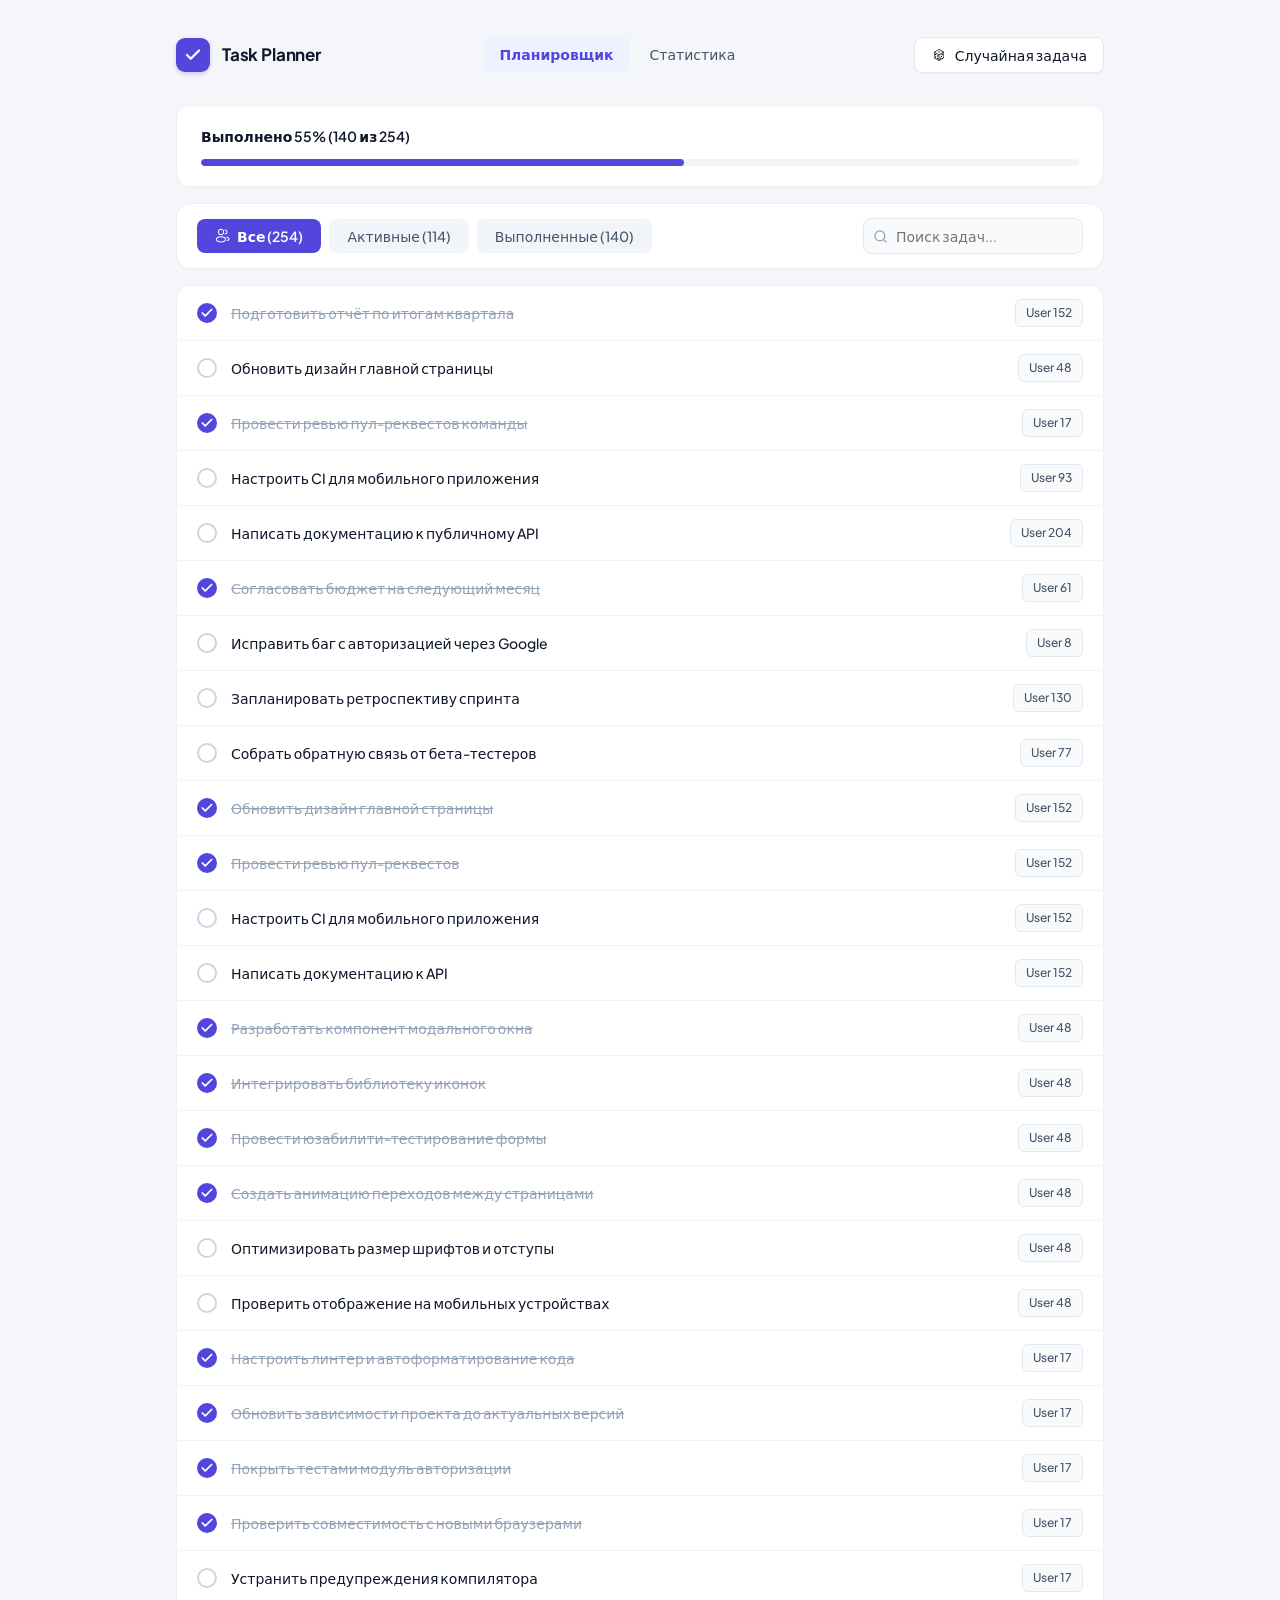
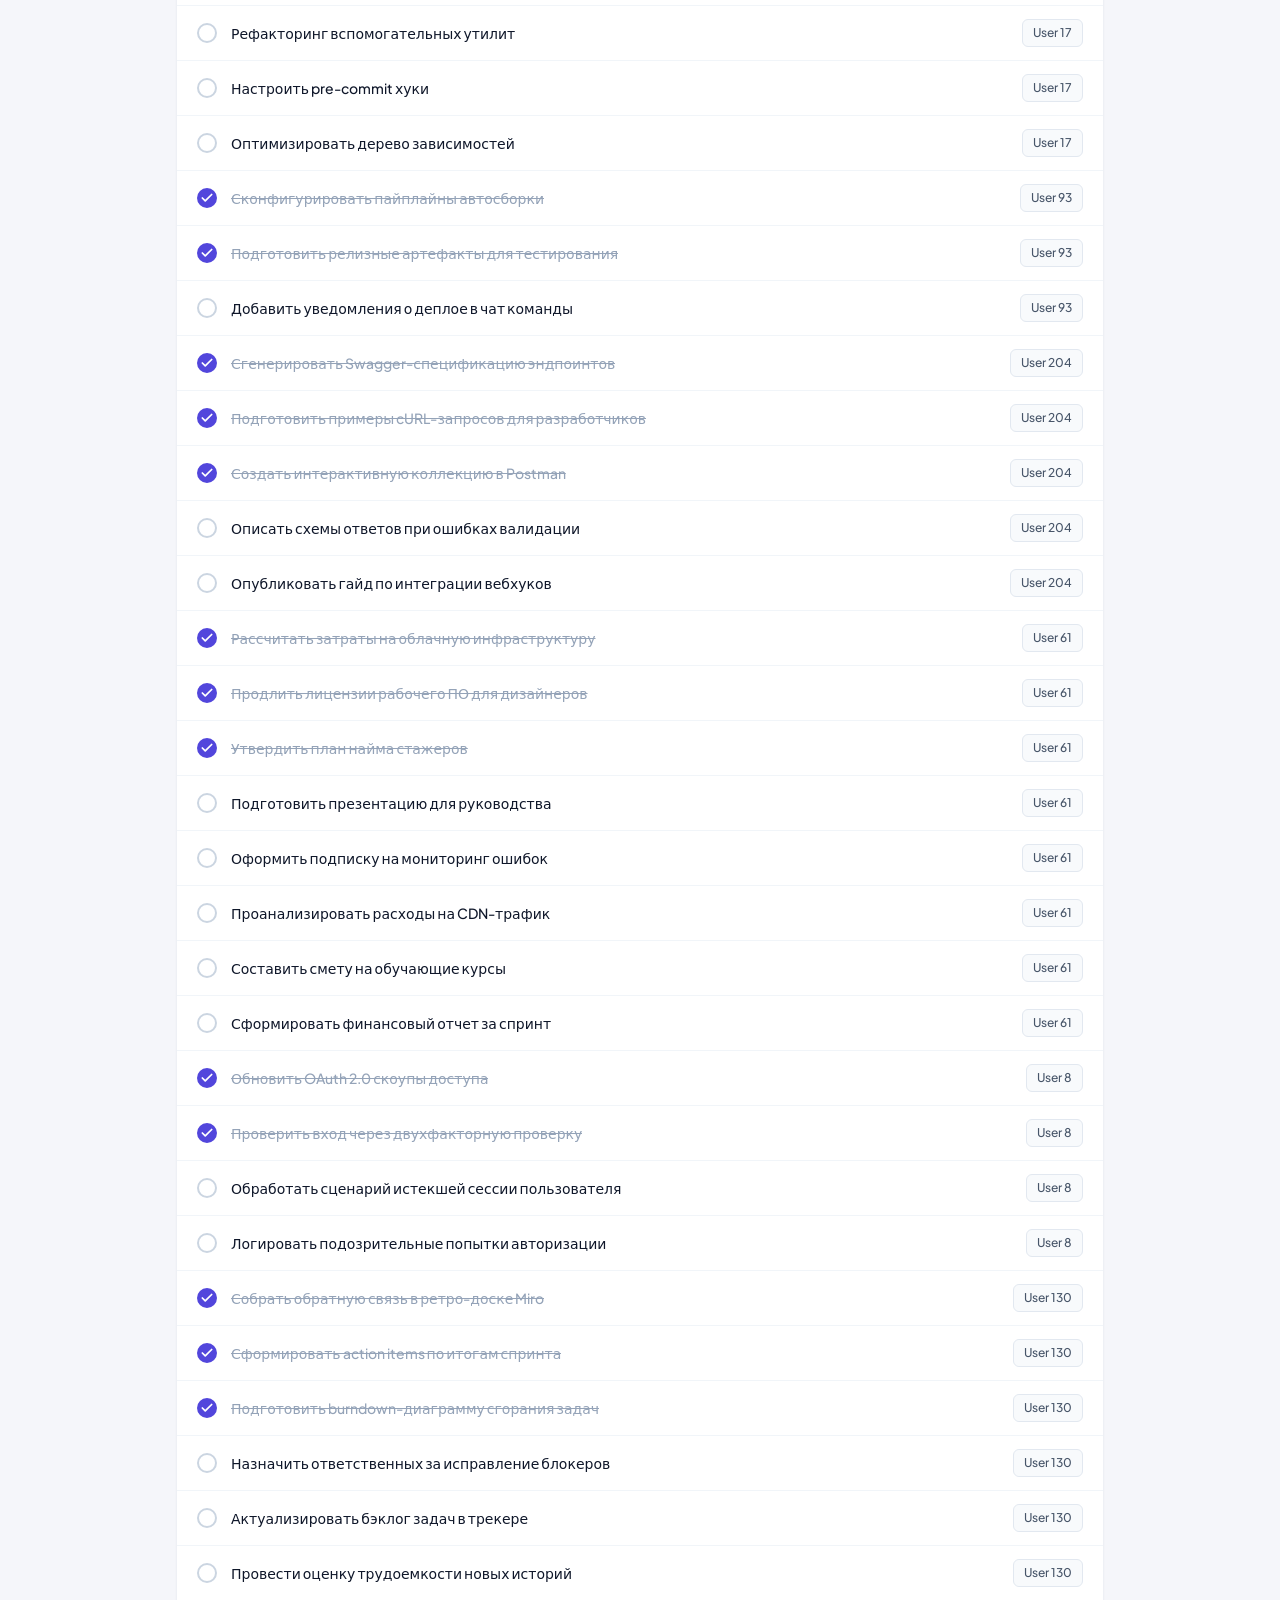
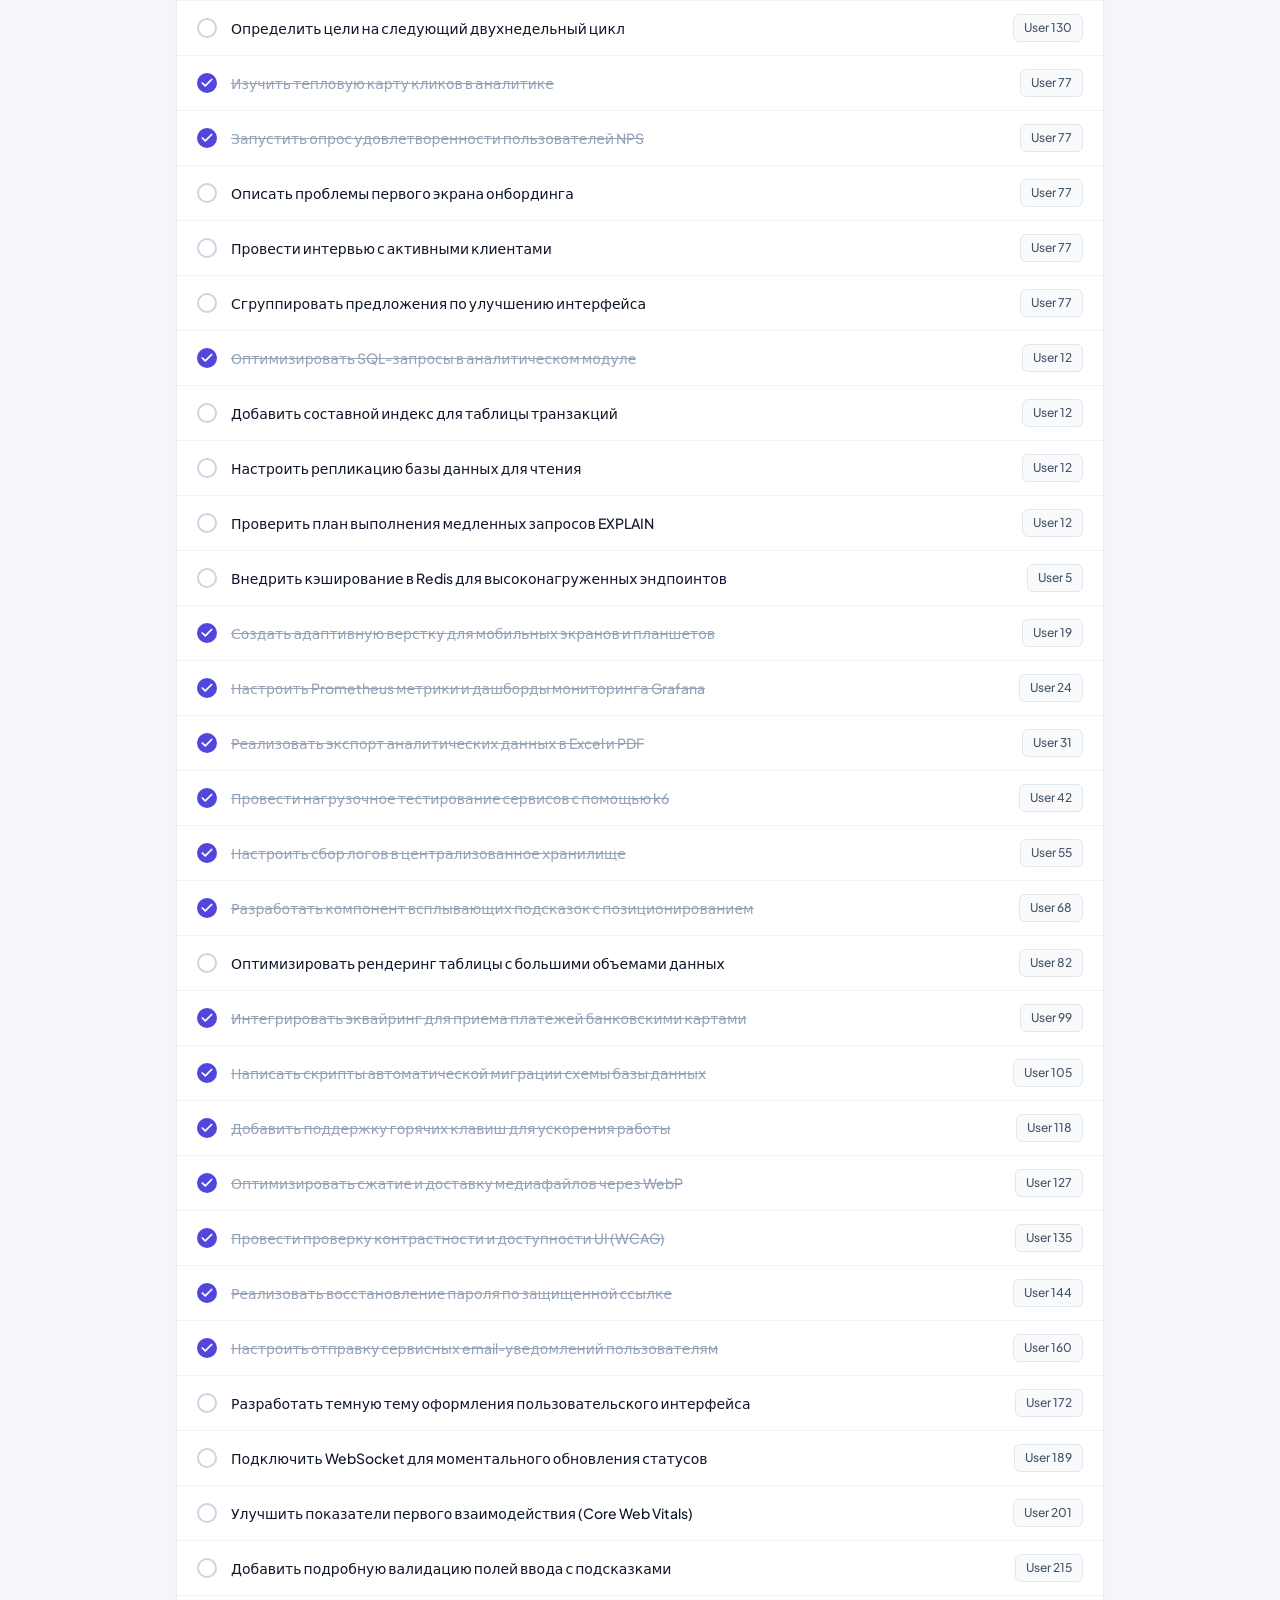
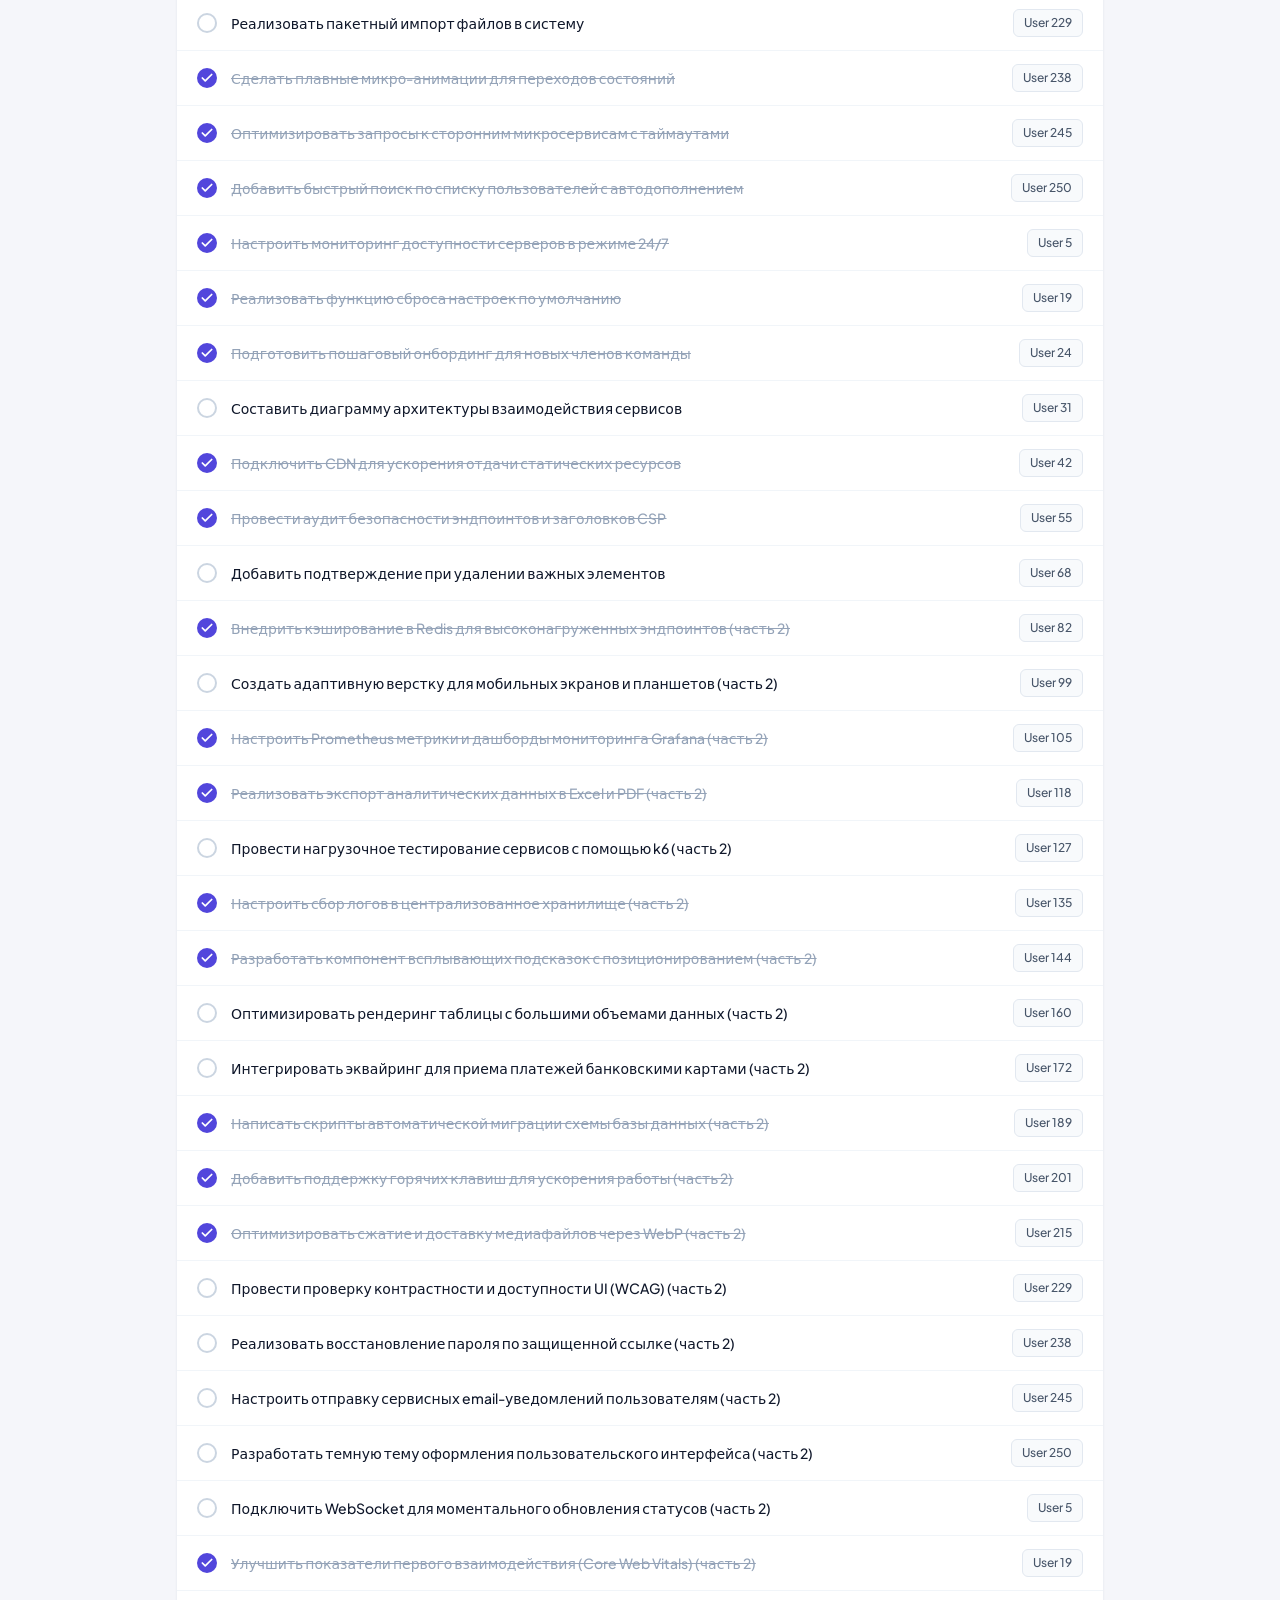
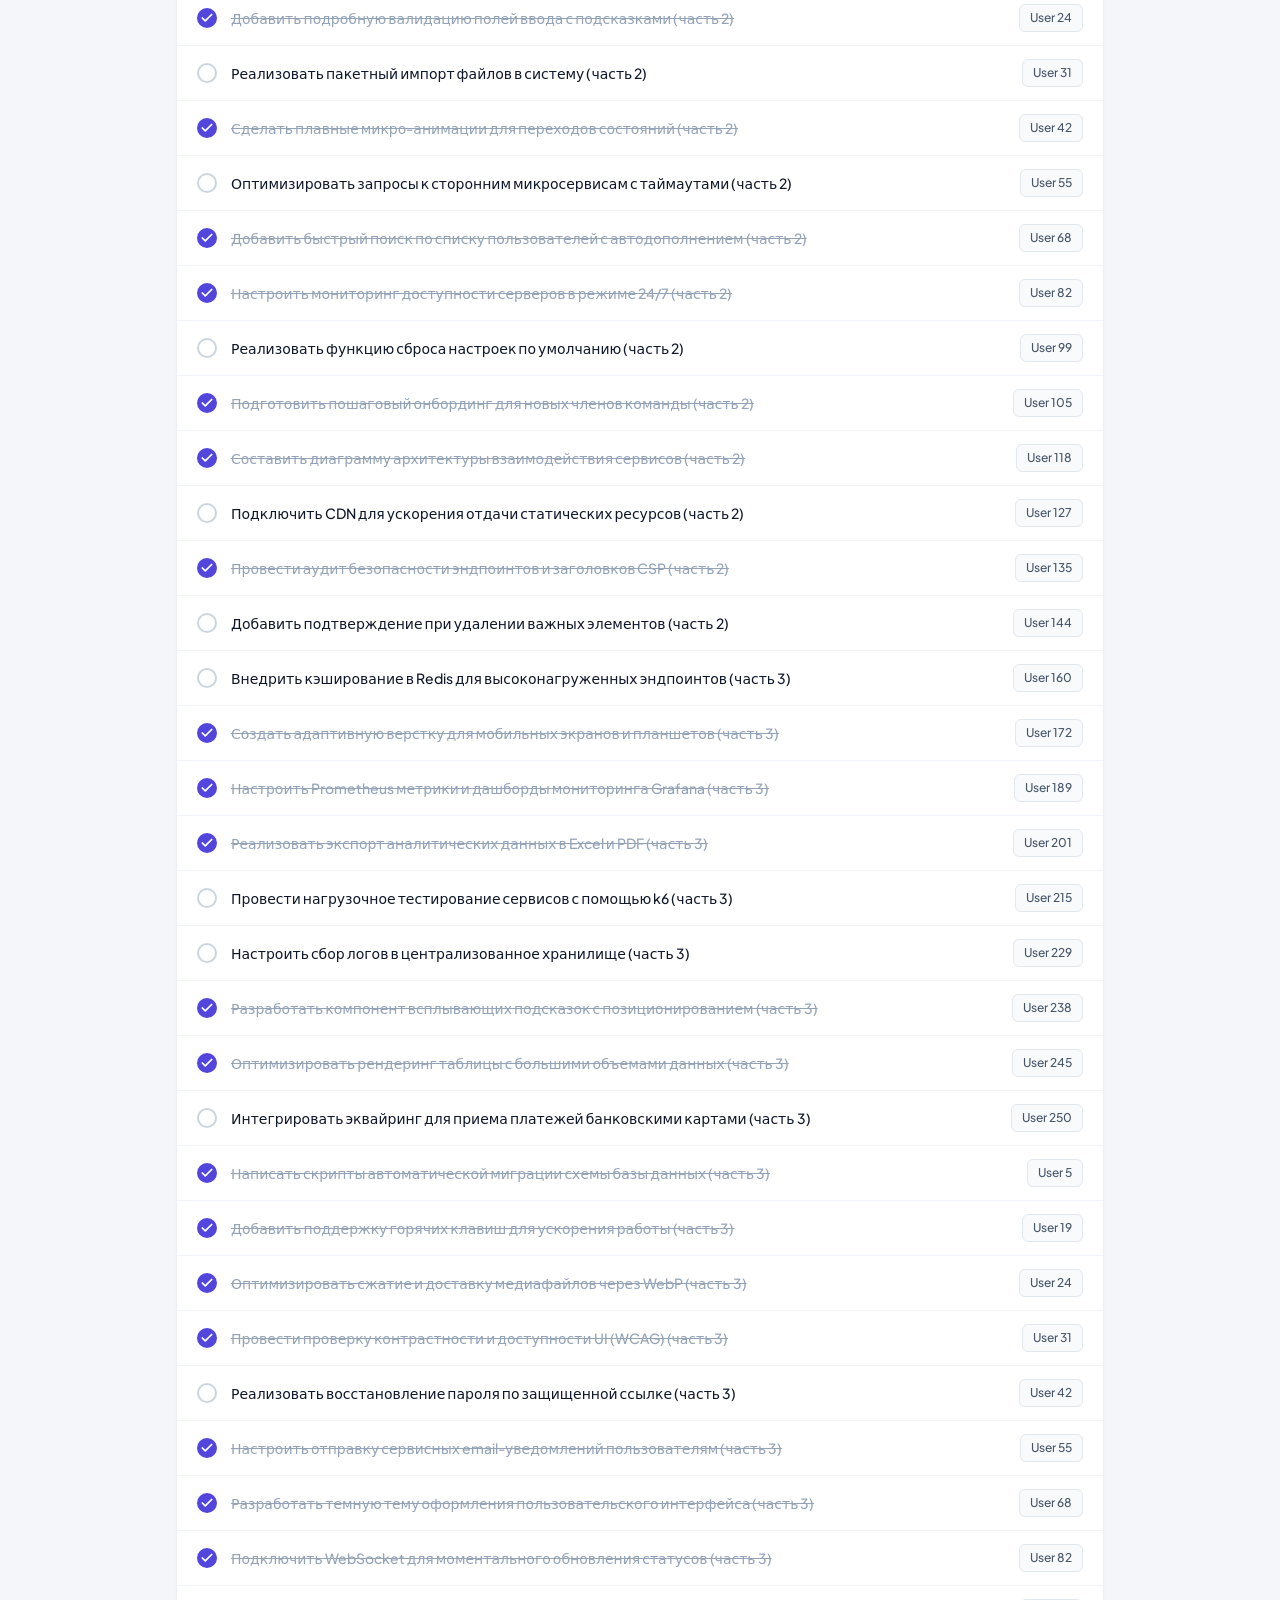
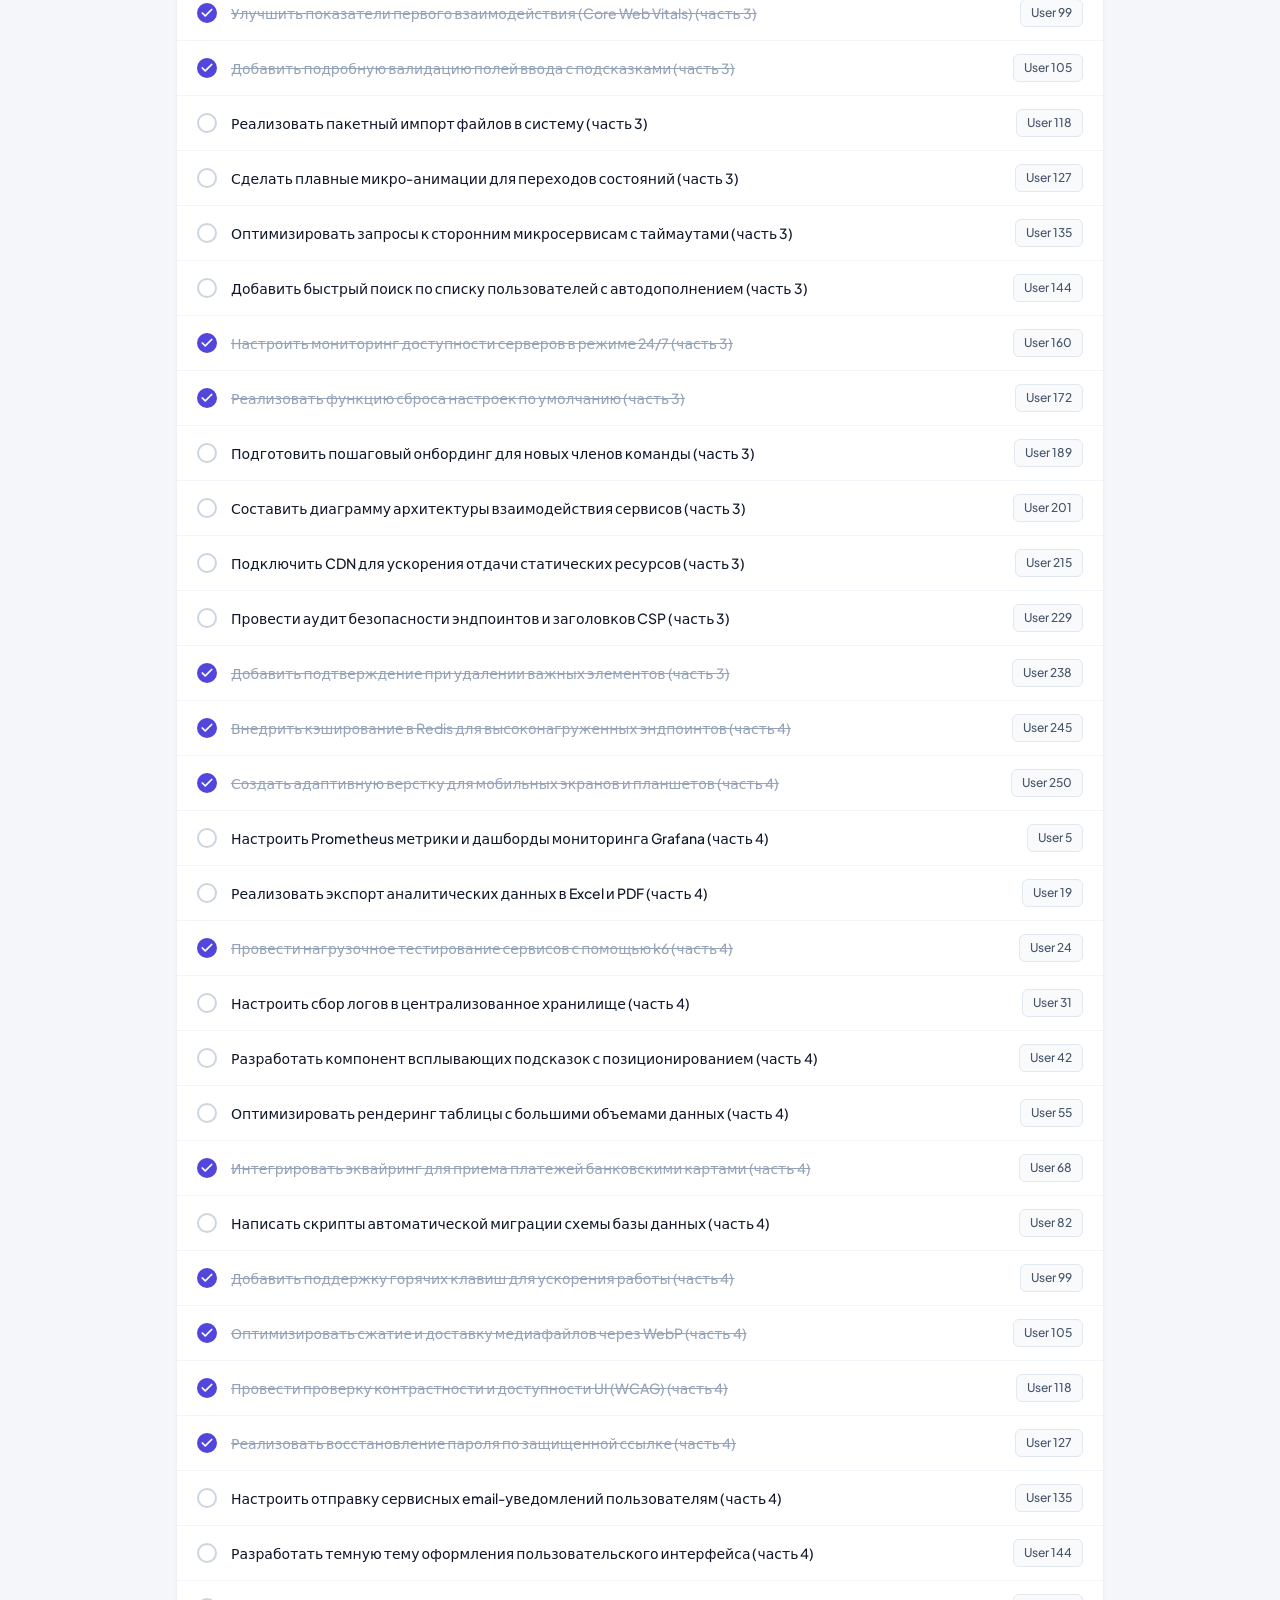
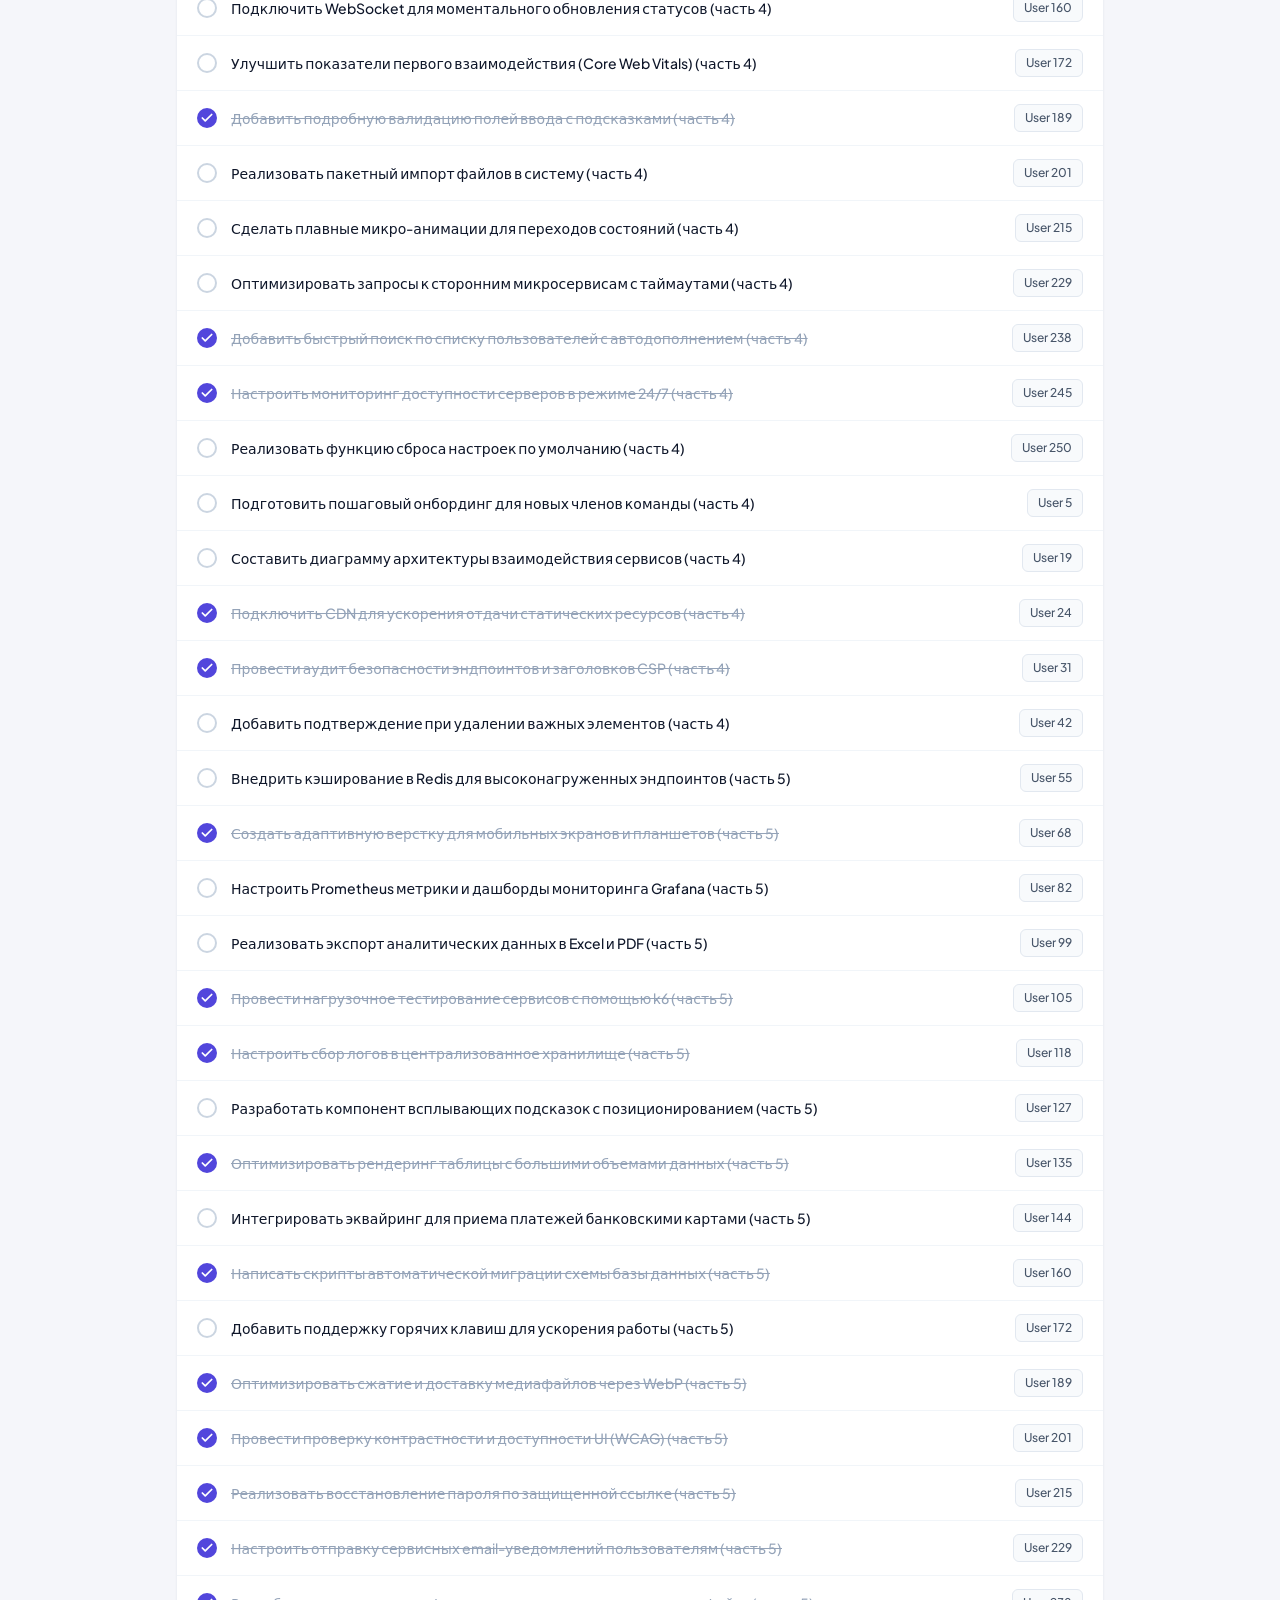
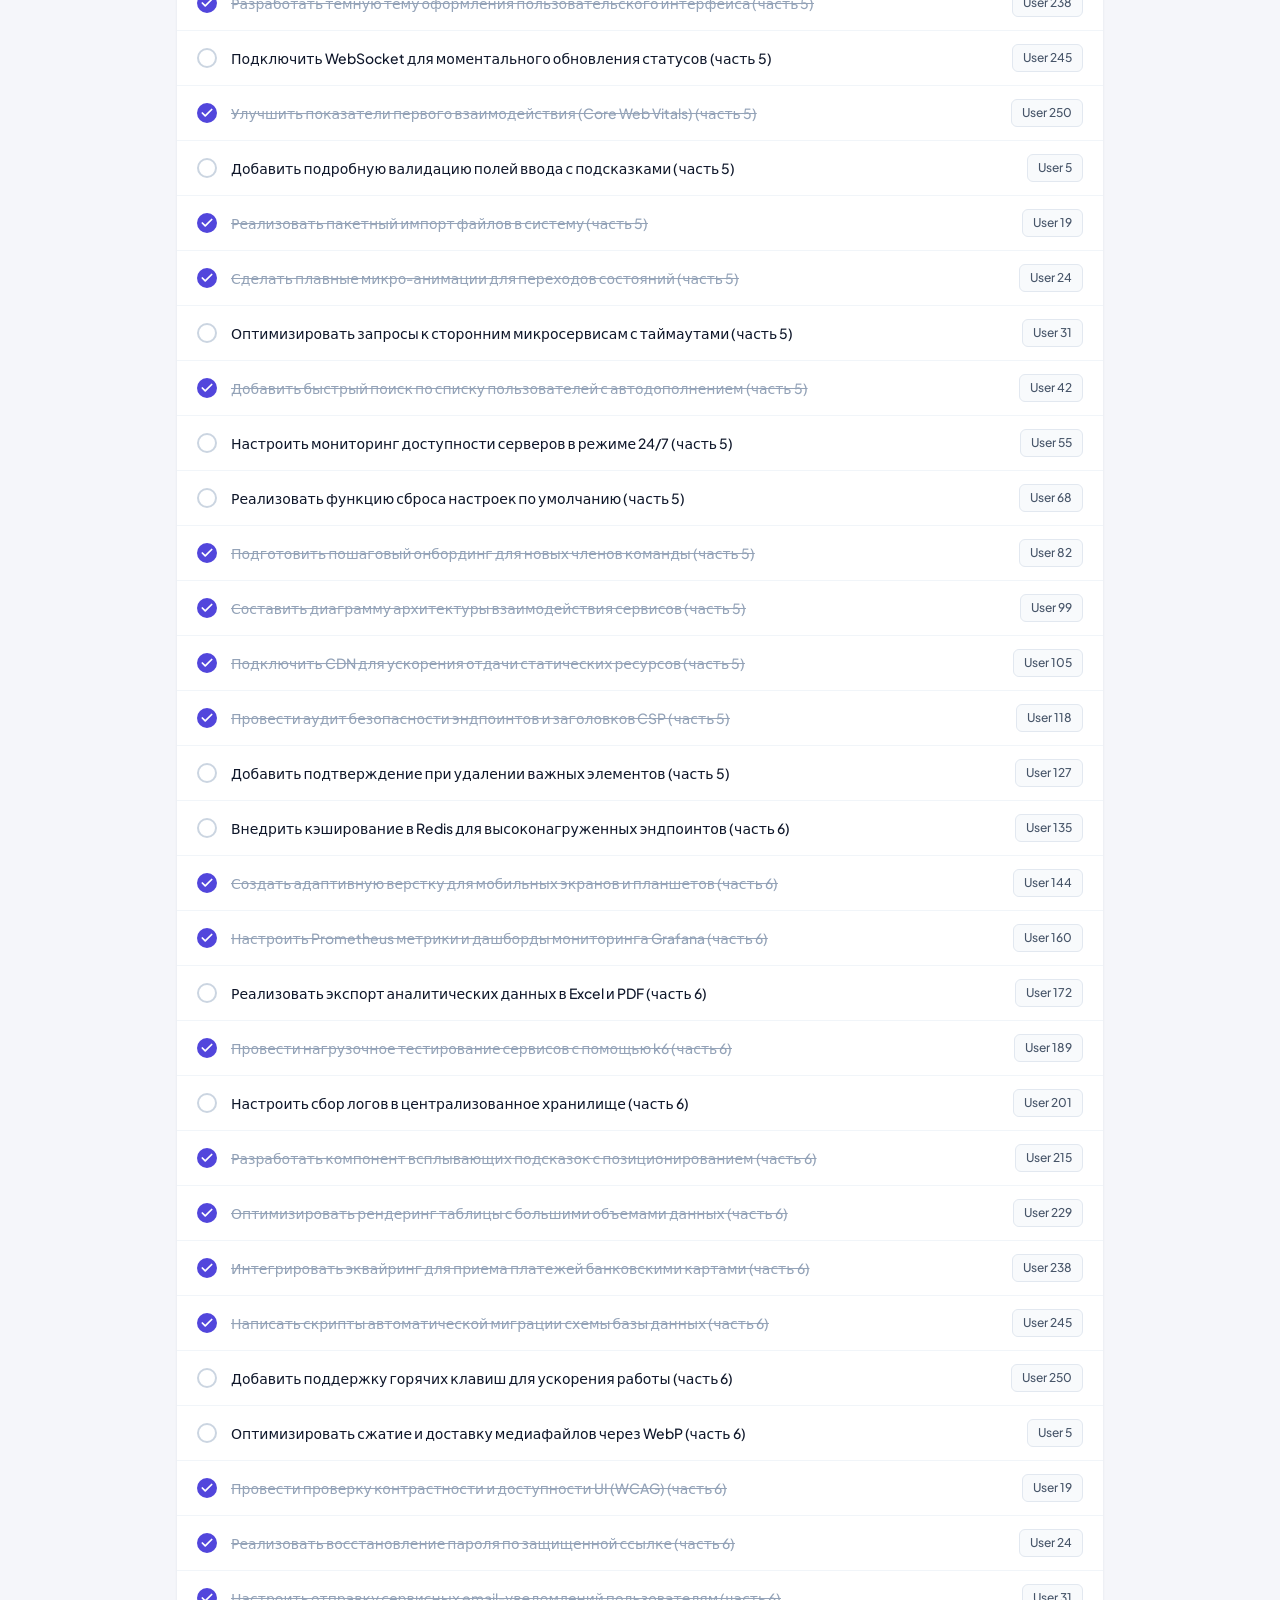
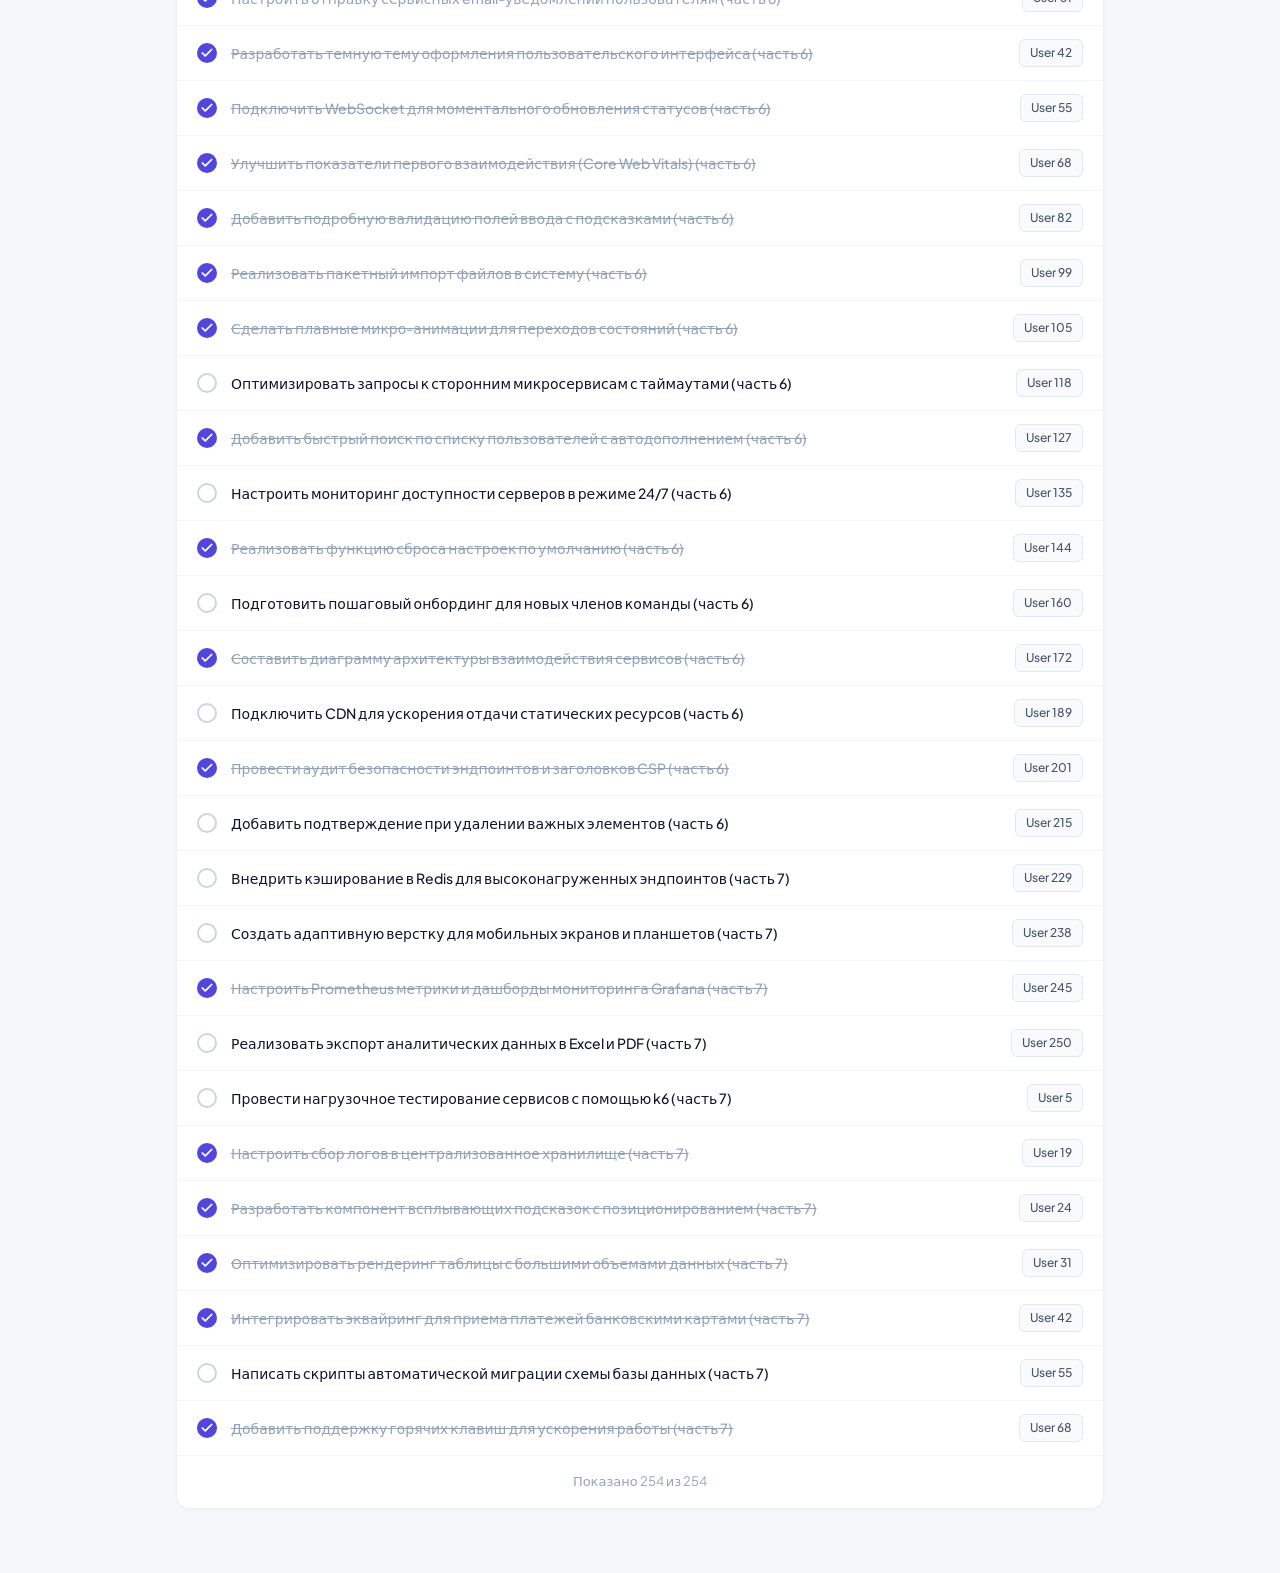
<file: index.html>
<!doctype html>
<html lang="ru">
  <head>
    <meta charset="UTF-8" />
    <meta name="viewport" content="width=device-width, initial-scale=1.0" />
    <title>Task Planner</title>
    <meta name="description" content="Интуитивный планировщик задач со статистикой выполнения и аналитикой." />
    <link rel="preconnect" href="https://fonts.googleapis.com" />
    <link rel="preconnect" href="https://fonts.gstatic.com" crossorigin />
    <link href="https://fonts.googleapis.com/css2?family=Plus+Jakarta+Sans:wght@400;500;600;700&display=swap" rel="stylesheet" />
    <link rel="stylesheet" href="/css/common.css" />
    <link rel="stylesheet" href="/css/planner.css" />
  </head>
  <body>
    <div class="container">
      <!-- App Header -->
      <header class="app-header">
        <a href="index.html" class="header-brand">
          <div class="brand-icon">
            <svg width="18" height="18" viewBox="0 0 24 24" fill="none" stroke="currentColor" stroke-width="3" stroke-linecap="round" stroke-linejoin="round">
              <polyline points="20 6 9 17 4 12"></polyline>
            </svg>
          </div>
          <span class="brand-title">Task Planner</span>
        </a>

        <nav class="header-nav">
          <a href="index.html" class="nav-link active">Планировщик</a>
          <a href="stats.html" class="nav-link">Статистика</a>
        </nav>

        <div class="header-actions">
          <button type="button" class="btn-random">
            <img src="/public/icon/random.svg" width="16" height="16" alt="" class="icon-random" />
            <span>Случайная задача</span>
          </button>
        </div>
      </header>

      <!-- Main Planner Content -->
      <main class="planner-container">
        <!-- Progress Card -->
        <section class="progress-card">
          <div id="progress-text" class="progress-header">Выполнено 55% (140 из 254)</div>
          <div class="progress-track">
            <div id="progress-fill" class="progress-fill" style="width: 55%"></div>
          </div>
        </section>

        <!-- Controls Card (Filters & Search) -->
        <section class="controls-card">
          <div class="filter-group">
            <button type="button" id="filter-all" class="filter-btn active" data-filter="all">
              <img src="/public/icon/users.svg" width="16" height="16" alt="" class="icon-filter-users" />
              <span>Все (254)</span>
            </button>
            <button type="button" id="filter-active" class="filter-btn" data-filter="active">Активные (114)</button>
            <button type="button" id="filter-completed" class="filter-btn" data-filter="completed">Выполненные (140)</button>
          </div>

          <div class="search-box">
            <span class="search-icon">
              <svg width="15" height="15" viewBox="0 0 24 24" fill="none" stroke="currentColor" stroke-width="2" stroke-linecap="round" stroke-linejoin="round">
                <circle cx="11" cy="11" r="8"></circle>
                <line x1="21" y1="21" x2="16.65" y2="16.65"></line>
              </svg>
            </span>
            <input type="text" id="search-input" class="search-input" placeholder="Поиск задач..." />
            <button type="button" id="search-clear" class="search-clear" aria-label="Очистить поиск">
              <svg width="14" height="14" viewBox="0 0 24 24" fill="none" stroke="currentColor" stroke-width="2" stroke-linecap="round" stroke-linejoin="round">
                <line x1="18" y1="6" x2="6" y2="18"></line>
                <line x1="6" y1="6" x2="18" y2="18"></line>
              </svg>
            </button>
          </div>
        </section>

        <!-- Tasks List Card -->
        <section class="tasks-card">
          <ul id="tasks-list" class="tasks-list">
            <!-- Dynamically populated by js/planner.js -->
          </ul>
          <div id="tasks-footer" class="tasks-footer">Показано 254 из 254</div>
        </section>
      </main>
    </div>

    <!-- Random Task Modal -->
    <div id="random-modal-overlay" class="modal-overlay" aria-hidden="true">
      <div class="modal-card" role="dialog" aria-modal="true" aria-labelledby="modal-task-title">
        <div class="modal-header">
          <span class="modal-eyebrow">СЛУЧАЙНАЯ ЗАДАЧА</span>
          <button type="button" id="modal-close-btn" class="modal-close" aria-label="Закрыть">
            <svg width="18" height="18" viewBox="0 0 24 24" fill="none" stroke="currentColor" stroke-width="2" stroke-linecap="round" stroke-linejoin="round">
              <line x1="18" y1="6" x2="6" y2="18"></line>
              <line x1="6" y1="6" x2="18" y2="18"></line>
            </svg>
          </button>
        </div>

        <h3 id="modal-task-title" class="modal-title">Обновить дизайн главной страницы</h3>

        <div class="modal-meta">
          <span id="modal-task-status" class="badge-status badge-active">Активна</span>
          <span id="modal-task-user" class="user-name-text">User 48</span>
        </div>

        <div class="modal-actions">
          <button type="button" id="modal-cancel-btn" class="btn-secondary">Закрыть</button>
          <button type="button" id="modal-roll-again-btn" class="btn-secondary">
            <img src="/public/icon/random.svg" width="14" height="14" alt="" class="icon-random" />
            <span>Другая задача</span>
          </button>
          <button type="button" id="modal-toggle-status-btn" class="btn-primary">
            <svg width="14" height="14" viewBox="0 0 24 24" fill="none" stroke="currentColor" stroke-width="2" stroke-linecap="round" stroke-linejoin="round">
              <polyline points="20 6 9 17 4 12"></polyline>
            </svg>
            <span>Изменить статус</span>
          </button>
        </div>
      </div>
    </div>

    <script type="module" src="/js/planner.js"></script>
  </body>
</html>
</file>
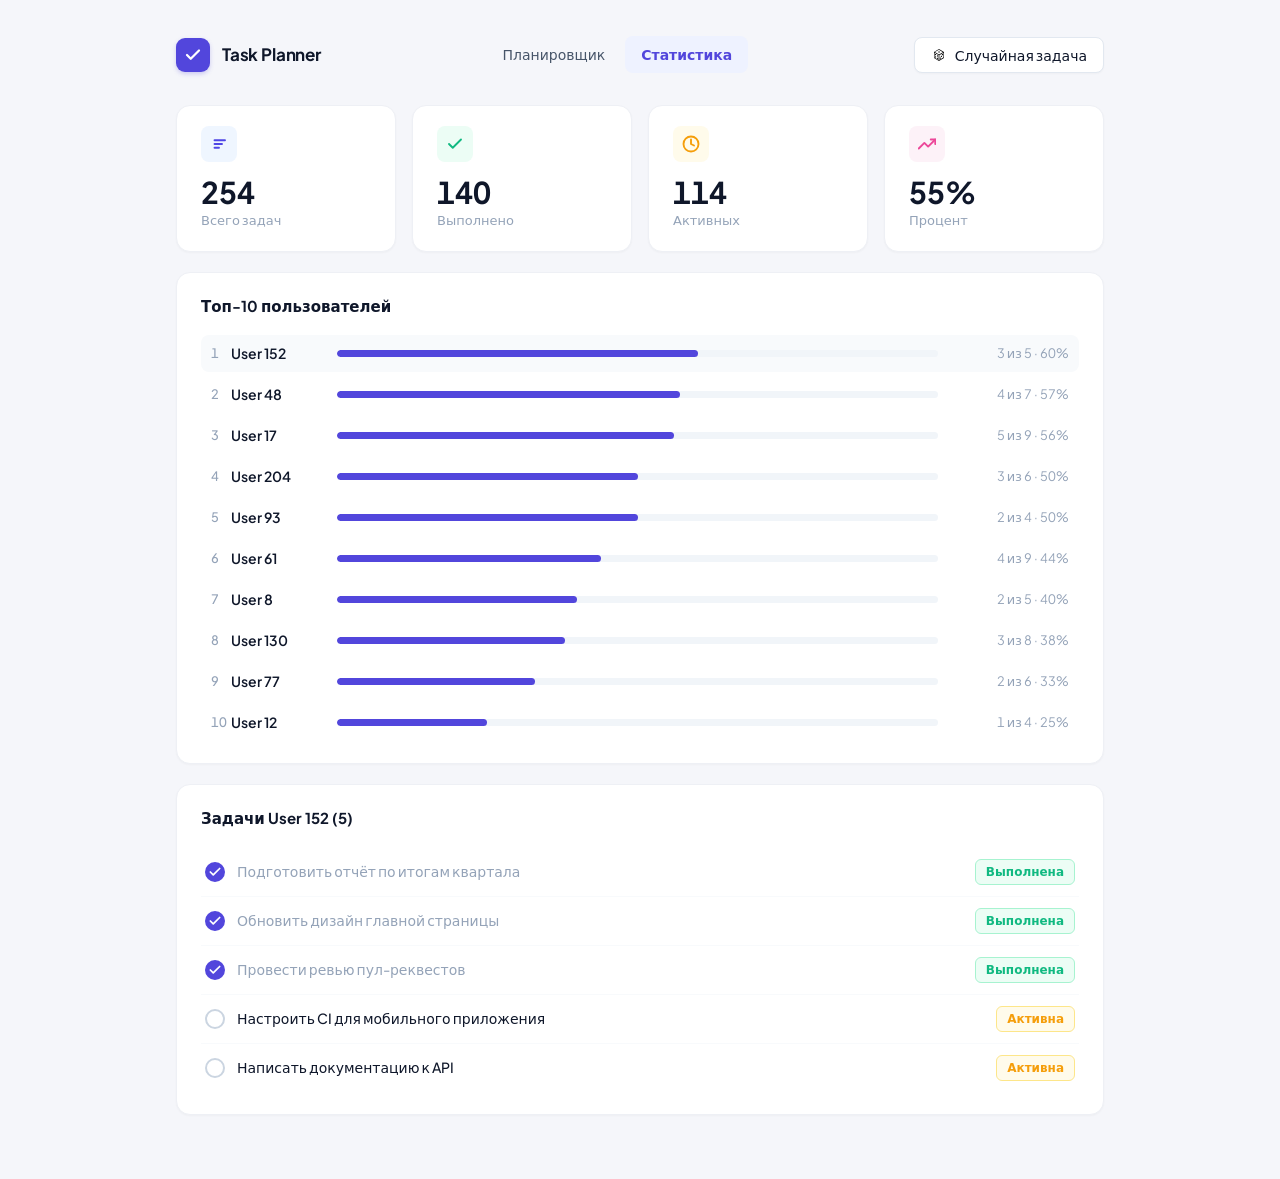
<file: stats.html>
<!doctype html>
<html lang="ru">
  <head>
    <meta charset="UTF-8" />
    <meta name="viewport" content="width=device-width, initial-scale=1.0" />
    <title>Статистика — Task Planner</title>
    <meta name="description" content="Статистика выполнения задач и рейтинг топ пользователей." />
    <link rel="preconnect" href="https://fonts.googleapis.com" />
    <link rel="preconnect" href="https://fonts.gstatic.com" crossorigin />
    <link href="https://fonts.googleapis.com/css2?family=Plus+Jakarta+Sans:wght@400;500;600;700&display=swap" rel="stylesheet" />
    <link rel="stylesheet" href="/css/common.css" />
    <link rel="stylesheet" href="/css/stats.css" />
  </head>
  <body>
    <div class="container">
      <!-- App Header -->
      <header class="app-header">
        <a href="index.html" class="header-brand">
          <div class="brand-icon">
            <svg width="18" height="18" viewBox="0 0 24 24" fill="none" stroke="currentColor" stroke-width="3" stroke-linecap="round" stroke-linejoin="round">
              <polyline points="20 6 9 17 4 12"></polyline>
            </svg>
          </div>
          <span class="brand-title">Task Planner</span>
        </a>

        <nav class="header-nav">
          <a href="index.html" class="nav-link">Планировщик</a>
          <a href="stats.html" class="nav-link active">Статистика</a>
        </nav>

        <div class="header-actions">
          <button type="button" class="btn-random">
            <img src="/public/icon/random.svg" width="16" height="16" alt="" class="icon-random" />
            <span>Случайная задача</span>
          </button>
        </div>
      </header>

      <!-- Main Statistics Content -->
      <main class="stats-container">
        <!-- 4 Stat Cards Grid -->
        <section class="stat-cards-grid">
          <!-- Card 1: Total -->
          <div class="stat-card">
            <div class="stat-card-icon blue">
              <svg width="18" height="18" viewBox="0 0 24 24" fill="none" stroke="currentColor" stroke-width="2.5" stroke-linecap="round" stroke-linejoin="round">
                <line x1="6" y1="7" x2="20" y2="7"></line>
                <line x1="6" y1="12" x2="16" y2="12"></line>
                <line x1="6" y1="17" x2="12" y2="17"></line>
              </svg>
            </div>
            <div id="stat-total" class="stat-card-number">254</div>
            <div class="stat-card-label">Всего задач</div>
          </div>

          <!-- Card 2: Completed -->
          <div class="stat-card">
            <div class="stat-card-icon green">
              <svg width="18" height="18" viewBox="0 0 24 24" fill="none" stroke="currentColor" stroke-width="2.5" stroke-linecap="round" stroke-linejoin="round">
                <polyline points="20 6 9 17 4 12"></polyline>
              </svg>
            </div>
            <div id="stat-completed" class="stat-card-number">140</div>
            <div class="stat-card-label">Выполнено</div>
          </div>

          <!-- Card 3: Active -->
          <div class="stat-card">
            <div class="stat-card-icon amber">
              <svg width="18" height="18" viewBox="0 0 24 24" fill="none" stroke="currentColor" stroke-width="2.5" stroke-linecap="round" stroke-linejoin="round">
                <circle cx="12" cy="12" r="10"></circle>
                <polyline points="12 6 12 12 16 14"></polyline>
              </svg>
            </div>
            <div id="stat-active" class="stat-card-number">114</div>
            <div class="stat-card-label">Активных</div>
          </div>

          <!-- Card 4: Percentage -->
          <div class="stat-card">
            <div class="stat-card-icon pink">
              <svg width="18" height="18" viewBox="0 0 24 24" fill="none" stroke="currentColor" stroke-width="2.5" stroke-linecap="round" stroke-linejoin="round">
                <polyline points="23 6 13.5 15.5 8.5 10.5 1 18"></polyline>
                <polyline points="17 6 23 6 23 12"></polyline>
              </svg>
            </div>
            <div id="stat-percentage" class="stat-card-number">55%</div>
            <div class="stat-card-label">Процент</div>
          </div>
        </section>

        <!-- Top-10 Users Card -->
        <section class="section-card">
          <h2 class="section-title">Топ-10 пользователей</h2>
          <div id="users-list" class="users-list">
            <!-- Dynamically populated by js/stats.js -->
          </div>
        </section>

        <!-- Selected User Tasks Card -->
        <section class="section-card">
          <h2 id="user-tasks-title" class="section-title">Задачи User 152 (5)</h2>
          <div id="user-tasks-list" class="user-tasks-list">
            <!-- Dynamically populated by js/stats.js -->
          </div>
        </section>
      </main>
    </div>

    <!-- Random Task Modal -->
    <div id="random-modal-overlay" class="modal-overlay" aria-hidden="true">
      <div class="modal-card" role="dialog" aria-modal="true" aria-labelledby="modal-task-title">
        <div class="modal-header">
          <span class="modal-eyebrow">СЛУЧАЙНАЯ ЗАДАЧА</span>
          <button type="button" id="modal-close-btn" class="modal-close" aria-label="Закрыть">
            <svg width="18" height="18" viewBox="0 0 24 24" fill="none" stroke="currentColor" stroke-width="2" stroke-linecap="round" stroke-linejoin="round">
              <line x1="18" y1="6" x2="6" y2="18"></line>
              <line x1="6" y1="6" x2="18" y2="18"></line>
            </svg>
          </button>
        </div>

        <h3 id="modal-task-title" class="modal-title">Обновить дизайн главной страницы</h3>

        <div class="modal-meta">
          <span id="modal-task-status" class="badge-status badge-active">Активна</span>
          <span id="modal-task-user" class="user-name-text">User 48</span>
        </div>

        <div class="modal-actions">
          <button type="button" id="modal-cancel-btn" class="btn-secondary">Закрыть</button>
          <button type="button" id="modal-roll-again-btn" class="btn-secondary">
            <img src="/public/icon/random.svg" width="14" height="14" alt="" class="icon-random" />
            <span>Другая задача</span>
          </button>
          <button type="button" id="modal-toggle-status-btn" class="btn-primary">
            <svg width="14" height="14" viewBox="0 0 24 24" fill="none" stroke="currentColor" stroke-width="2" stroke-linecap="round" stroke-linejoin="round">
              <polyline points="20 6 9 17 4 12"></polyline>
            </svg>
            <span>Изменить статус</span>
          </button>
        </div>
      </div>
    </div>

    <script type="module" src="/js/stats.js"></script>
  </body>
</html>
</file>
<file: css/common.css>
/* css/common.css - Exact styles matching mockups */

:root {
  --primary: #5246dc;
  --primary-hover: #4338ca;
  --primary-light: #eef2ff;
  --bg-color: #f5f6fa;
  --card-bg: #ffffff;
  --card-border: #eef0f5;
  --text-main: #0f172a;
  --text-secondary: #475569;
  --text-muted: #94a3b8;
  --radius-lg: 14px;
  --radius-md: 10px;
  --radius-sm: 8px;
  --font-family: 'Plus Jakarta Sans', system-ui, -apple-system, BlinkMacSystemFont, 'Segoe UI', Roboto, sans-serif;
}

* {
  box-sizing: border-box;
  margin: 0;
  padding: 0;
}

body {
  font-family: var(--font-family);
  background-color: var(--bg-color);
  color: var(--text-main);
  line-height: 1.5;
  -webkit-font-smoothing: antialiased;
  min-height: 100vh;
}

.container {
  max-width: 960px;
  margin: 0 auto;
  padding: 32px 16px 64px;
}

/* Header - matches mockups (seamless, transparent, no card/border) */
.app-header {
  background: transparent;
  border: none;
  box-shadow: none;
  padding: 4px 0 24px 0;
  display: flex;
  align-items: center;
  justify-content: space-between;
  margin-bottom: 8px;
}

.header-brand {
  display: flex;
  align-items: center;
  gap: 12px;
  text-decoration: none;
  color: var(--text-main);
}

.brand-icon {
  width: 34px;
  height: 34px;
  background: var(--primary);
  border-radius: 9px;
  display: flex;
  align-items: center;
  justify-content: center;
  color: #ffffff;
  box-shadow: 0 2px 4px rgba(82, 70, 220, 0.25);
}

.brand-title {
  font-size: 17px;
  font-weight: 700;
  letter-spacing: -0.01em;
  color: var(--text-main);
}

/* Nav links - exact match to mockups */
.header-nav {
  display: flex;
  align-items: center;
  gap: 4px;
}

.nav-link {
  font-size: 14px;
  font-weight: 500;
  color: var(--text-secondary);
  text-decoration: none;
  padding: 8px 16px;
  border-radius: var(--radius-sm);
  transition: all 0.15s ease;
}

.nav-link:hover {
  color: var(--text-main);
}

.nav-link.active {
  background: var(--primary-light);
  color: var(--primary);
  font-weight: 600;
}

/* Random task button in header */
.header-actions {
  display: flex;
  align-items: center;
  gap: 8px;
}

.btn-random {
  display: inline-flex;
  align-items: center;
  gap: 8px;
  background: #ffffff;
  border: 1px solid #e2e8f0;
  color: var(--text-main);
  font-size: 14px;
  font-weight: 500;
  font-family: inherit;
  padding: 8px 16px;
  border-radius: var(--radius-sm);
  cursor: pointer;
  box-shadow: 0 1px 2px rgba(15, 23, 42, 0.03);
  transition: all 0.15s ease;
}

.btn-random:hover {
  background: #f8fafc;
  border-color: #cbd5e1;
}

.btn-random:active {
  transform: scale(0.98);
}

.btn-random .icon-random {
  width: 16px;
  height: 16px;
  display: block;
}

/* Users icon in filter */
.icon-filter-users {
  width: 16px;
  height: 16px;
  display: inline-block;
  vertical-align: -2px;
  margin-right: 6px;
}

.filter-btn.active .icon-filter-users {
  filter: brightness(0) invert(1);
}

/* Checkbox button styling */
.task-checkbox-btn {
  background: transparent;
  border: none;
  cursor: pointer;
  display: flex;
  align-items: center;
  justify-content: center;
  padding: 0;
  outline: none;
}

.checkbox-circle {
  width: 20px;
  height: 20px;
  border-radius: 50%;
  border: 2px solid #cbd5e1;
  background: #ffffff;
  transition: all 0.15s ease;
  display: flex;
  align-items: center;
  justify-content: center;
}

.task-checkbox-btn:hover .checkbox-circle {
  border-color: var(--primary);
}

.checkbox-circle.checked {
  background: var(--primary);
  border-color: var(--primary);
  color: #ffffff;
}

/* Status Badges */
.badge-status {
  font-size: 12px;
  font-weight: 600;
  padding: 3px 10px;
  border-radius: 6px;
  display: inline-flex;
  align-items: center;
  border: 1px solid transparent;
  white-space: nowrap;
}

.badge-status.badge-completed {
  background: #ecfdf5;
  color: #10b981;
  border-color: #a7f3d0;
}

.badge-status.badge-active {
  background: #fffbeb;
  color: #f59e0b;
  border-color: #fde68a;
}

/* User Badge */
.user-badge {
  font-size: 12px;
  font-weight: 500;
  color: var(--text-secondary);
  background: #f8fafc;
  border: 1px solid #e2e8f0;
  padding: 4px 10px;
  border-radius: 6px;
  white-space: nowrap;
}

/* Modal Window */
.modal-overlay {
  position: fixed;
  top: 0;
  left: 0;
  right: 0;
  bottom: 0;
  background: rgba(15, 23, 42, 0.45);
  backdrop-filter: blur(4px);
  display: flex;
  align-items: center;
  justify-content: center;
  padding: 16px;
  z-index: 1000;
  opacity: 0;
  visibility: hidden;
  transition: opacity 0.2s ease, visibility 0.2s ease;
}

.modal-overlay.active {
  opacity: 1;
  visibility: visible;
}

.modal-card {
  background: #ffffff;
  border-radius: 16px;
  max-width: 480px;
  width: 100%;
  padding: 28px;
  box-shadow: 0 20px 25px -5px rgba(0, 0, 0, 0.12), 0 8px 10px -6px rgba(0, 0, 0, 0.04);
  transform: translateY(12px) scale(0.98);
  transition: transform 0.2s ease;
}

.modal-overlay.active .modal-card {
  transform: translateY(0) scale(1);
}

.modal-header {
  display: flex;
  align-items: center;
  justify-content: space-between;
  margin-bottom: 14px;
}

.modal-eyebrow {
  font-size: 11px;
  font-weight: 700;
  letter-spacing: 0.06em;
  text-transform: uppercase;
  color: var(--text-muted);
}

.modal-close {
  background: transparent;
  border: none;
  color: var(--text-muted);
  cursor: pointer;
  padding: 4px;
  display: flex;
  align-items: center;
  justify-content: center;
  border-radius: 6px;
  transition: color 0.15s;
}

.modal-close:hover {
  color: var(--text-main);
}

.modal-title {
  font-size: 20px;
  font-weight: 700;
  color: var(--text-main);
  line-height: 1.35;
  margin-bottom: 16px;
}

.modal-meta {
  display: flex;
  align-items: center;
  gap: 12px;
  margin-bottom: 24px;
}

.modal-meta .user-name-text {
  font-size: 13px;
  font-weight: 500;
  color: var(--text-secondary);
}

.modal-actions {
  display: flex;
  align-items: center;
  justify-content: flex-end;
  gap: 10px;
  border-top: 1px solid #f1f5f9;
  padding-top: 18px;
}

.btn-secondary {
  background: #f1f5f9;
  border: none;
  color: var(--text-secondary);
  font-size: 13px;
  font-weight: 600;
  padding: 8px 14px;
  border-radius: var(--radius-sm);
  cursor: pointer;
  font-family: inherit;
  display: inline-flex;
  align-items: center;
  gap: 6px;
  transition: background 0.15s;
}

.btn-secondary:hover {
  background: #e2e8f0;
  color: var(--text-main);
}

.btn-primary {
  background: var(--primary);
  border: none;
  color: #ffffff;
  font-size: 13px;
  font-weight: 600;
  padding: 8px 16px;
  border-radius: var(--radius-sm);
  cursor: pointer;
  font-family: inherit;
  display: inline-flex;
  align-items: center;
  gap: 6px;
  transition: background 0.15s;
}

.btn-primary:hover {
  background: var(--primary-hover);
}

@media (max-width: 640px) {
  .app-header {
    flex-direction: column;
    gap: 12px;
    align-items: stretch;
  }
  .header-actions {
    justify-content: flex-end;
  }
}
</file>
<file: css/planner.css>
/* css/planner.css - Exact styles matching Screenshot 2 */

.planner-container {
  display: flex;
  flex-direction: column;
  gap: 16px;
}

/* Progress Card */
.progress-card {
  background: var(--card-bg);
  border-radius: var(--radius-lg);
  border: 1px solid var(--card-border);
  padding: 20px 24px;
  box-shadow: 0 1px 2px rgba(15, 23, 42, 0.03);
}

.progress-header {
  font-size: 14px;
  font-weight: 600;
  color: var(--text-main);
  margin-bottom: 12px;
}

.progress-track {
  width: 100%;
  height: 7px;
  background: #f1f5f9;
  border-radius: 9999px;
  overflow: hidden;
}

.progress-fill {
  height: 100%;
  background: var(--primary);
  border-radius: 9999px;
  transition: width 0.4s cubic-bezier(0.16, 1, 0.3, 1);
}

/* Controls Card */
.controls-card {
  background: var(--card-bg);
  border-radius: var(--radius-lg);
  border: 1px solid var(--card-border);
  padding: 14px 20px;
  display: flex;
  align-items: center;
  justify-content: space-between;
  gap: 16px;
  box-shadow: 0 1px 2px rgba(15, 23, 42, 0.03);
}

.filter-group {
  display: flex;
  align-items: center;
  gap: 8px;
  overflow-x: auto;
}

.filter-btn {
  background: #f1f5f9;
  border: none;
  color: var(--text-secondary);
  font-size: 14px;
  font-weight: 500;
  font-family: inherit;
  padding: 8px 18px;
  border-radius: var(--radius-sm);
  cursor: pointer;
  white-space: nowrap;
  transition: all 0.15s ease;
  display: inline-flex;
  align-items: center;
}

.filter-btn:hover {
  background: #e2e8f0;
  color: var(--text-main);
}

.filter-btn.active {
  background: var(--primary);
  color: #ffffff;
  font-weight: 600;
}

.search-box {
  position: relative;
  display: flex;
  align-items: center;
  width: 220px;
}

.search-icon {
  position: absolute;
  left: 10px;
  color: var(--text-muted);
  pointer-events: none;
  display: flex;
  align-items: center;
  justify-content: center;
}

.search-input {
  width: 100%;
  padding: 8px 12px 8px 32px;
  font-size: 14px;
  font-family: inherit;
  border: 1px solid #e2e8f0;
  border-radius: var(--radius-sm);
  background: #f8fafc;
  color: var(--text-main);
  outline: none;
  transition: all 0.15s ease;
}

.search-input:focus {
  background: #ffffff;
  border-color: var(--primary);
  box-shadow: 0 0 0 3px rgba(82, 70, 220, 0.12);
}

.search-clear {
  position: absolute;
  right: 10px;
  background: transparent;
  border: none;
  color: var(--text-muted);
  cursor: pointer;
  display: none;
  padding: 2px;
}

.search-clear.visible {
  display: flex;
}

/* Tasks Card */
.tasks-card {
  background: var(--card-bg);
  border-radius: var(--radius-lg);
  border: 1px solid var(--card-border);
  box-shadow: 0 1px 2px rgba(15, 23, 42, 0.03);
  overflow: hidden;
}

.tasks-list {
  list-style: none;
}

.task-item {
  display: flex;
  align-items: center;
  justify-content: space-between;
  padding: 13px 20px;
  border-bottom: 1px solid #f1f5f9;
  transition: background-color 0.12s ease;
}

.task-item:last-child {
  border-bottom: none;
}

.task-item:hover {
  background-color: #fafbfc;
}

.task-main {
  display: flex;
  align-items: center;
  gap: 14px;
  flex: 1;
  min-width: 0;
  margin-right: 16px;
}

.task-title {
  font-size: 14px;
  color: var(--text-main);
  font-weight: 500;
  white-space: nowrap;
  overflow: hidden;
  text-overflow: ellipsis;
  cursor: pointer;
  user-select: none;
}

.task-item.completed .task-title {
  color: var(--text-muted);
  text-decoration: line-through;
}

.tasks-footer {
  padding: 16px 20px;
  font-size: 13px;
  color: var(--text-muted);
  text-align: center;
  background: #ffffff;
  border-top: 1px solid #f1f5f9;
}

.empty-state {
  padding: 48px 24px;
  text-align: center;
  color: var(--text-secondary);
}

.empty-state-icon {
  margin-bottom: 12px;
  color: var(--text-muted);
}

@media (max-width: 640px) {
  .controls-card {
    flex-direction: column;
    align-items: stretch;
  }
  .search-box {
    width: 100%;
  }
  .task-item {
    padding: 12px 16px;
  }
}
</file>
<file: css/stats.css>
/* css/stats.css - Exact styles matching Screenshot 1 */

.stats-container {
  display: flex;
  flex-direction: column;
  gap: 20px;
}

/* 4 Metric Cards Grid */
.stat-cards-grid {
  display: grid;
  grid-template-columns: repeat(4, 1fr);
  gap: 16px;
}

.stat-card {
  background: var(--card-bg);
  border-radius: var(--radius-lg);
  border: 1px solid var(--card-border);
  padding: 20px 24px;
  box-shadow: 0 1px 2px rgba(15, 23, 42, 0.03);
  display: flex;
  flex-direction: column;
}

.stat-card-icon {
  width: 36px;
  height: 36px;
  border-radius: 8px;
  display: flex;
  align-items: center;
  justify-content: center;
}

.stat-card-icon.blue {
  background: #eff6ff;
  color: #4f46e5;
}

.stat-card-icon.green {
  background: #ecfdf5;
  color: #10b981;
}

.stat-card-icon.amber {
  background: #fffbeb;
  color: #f59e0b;
}

.stat-card-icon.pink {
  background: #fdf2f8;
  color: #ec4899;
}

.stat-card-number {
  font-size: 30px;
  font-weight: 700;
  color: var(--text-main);
  line-height: 1.1;
  font-variant-numeric: tabular-nums;
  margin-top: 14px;
  margin-bottom: 2px;
}

.stat-card-label {
  font-size: 13px;
  font-weight: 400;
  color: var(--text-muted);
}

/* Section Card */
.section-card {
  background: var(--card-bg);
  border-radius: var(--radius-lg);
  border: 1px solid var(--card-border);
  padding: 22px 24px;
  box-shadow: 0 1px 2px rgba(15, 23, 42, 0.03);
}

.section-title {
  font-size: 15px;
  font-weight: 700;
  color: var(--text-main);
  margin-bottom: 18px;
}

/* Top-10 Users List */
.users-list {
  display: flex;
  flex-direction: column;
  gap: 4px;
}

.user-row {
  display: flex;
  align-items: center;
  padding: 8px 10px;
  border-radius: 8px;
  cursor: pointer;
  transition: background-color 0.15s ease;
  user-select: none;
}

.user-row:hover {
  background: #f8fafc;
}

.user-row.selected {
  background: #f8fafc;
}

.user-rank {
  width: 20px;
  font-size: 13px;
  font-weight: 500;
  color: var(--text-muted);
  font-variant-numeric: tabular-nums;
}

.user-name {
  width: 90px;
  font-size: 14px;
  font-weight: 600;
  color: var(--text-main);
  white-space: nowrap;
}

.user-progress-bar {
  flex: 1;
  height: 7px;
  background: #f1f5f9;
  border-radius: 9999px;
  margin: 0 16px;
  overflow: hidden;
}

.user-progress-fill {
  height: 100%;
  background: var(--primary);
  border-radius: 9999px;
  transition: width 0.4s ease;
}

.user-stats {
  width: 115px;
  text-align: right;
  font-size: 13px;
  color: var(--text-muted);
  font-weight: 400;
  font-variant-numeric: tabular-nums;
  white-space: nowrap;
}

/* Selected User Tasks (clean list without box borders around items) */
.user-tasks-list {
  display: flex;
  flex-direction: column;
}

.user-task-item {
  display: flex;
  align-items: center;
  justify-content: space-between;
  padding: 11px 4px;
  border-bottom: 1px solid #f8fafc;
  transition: background-color 0.12s ease;
}

.user-task-item:last-child {
  border-bottom: none;
}

.user-task-main {
  display: flex;
  align-items: center;
  gap: 12px;
  flex: 1;
  min-width: 0;
  margin-right: 16px;
}

.user-task-title {
  font-size: 14px;
  font-weight: 500;
  color: var(--text-main);
  white-space: nowrap;
  overflow: hidden;
  text-overflow: ellipsis;
  cursor: pointer;
}

.user-task-item.completed .user-task-title {
  color: var(--text-muted);
}

@media (max-width: 768px) {
  .stat-cards-grid {
    grid-template-columns: repeat(2, 1fr);
  }
}

@media (max-width: 520px) {
  .user-stats {
    width: auto;
    font-size: 12px;
  }
  .user-progress-bar {
    margin: 0 8px;
  }
}
</file>
